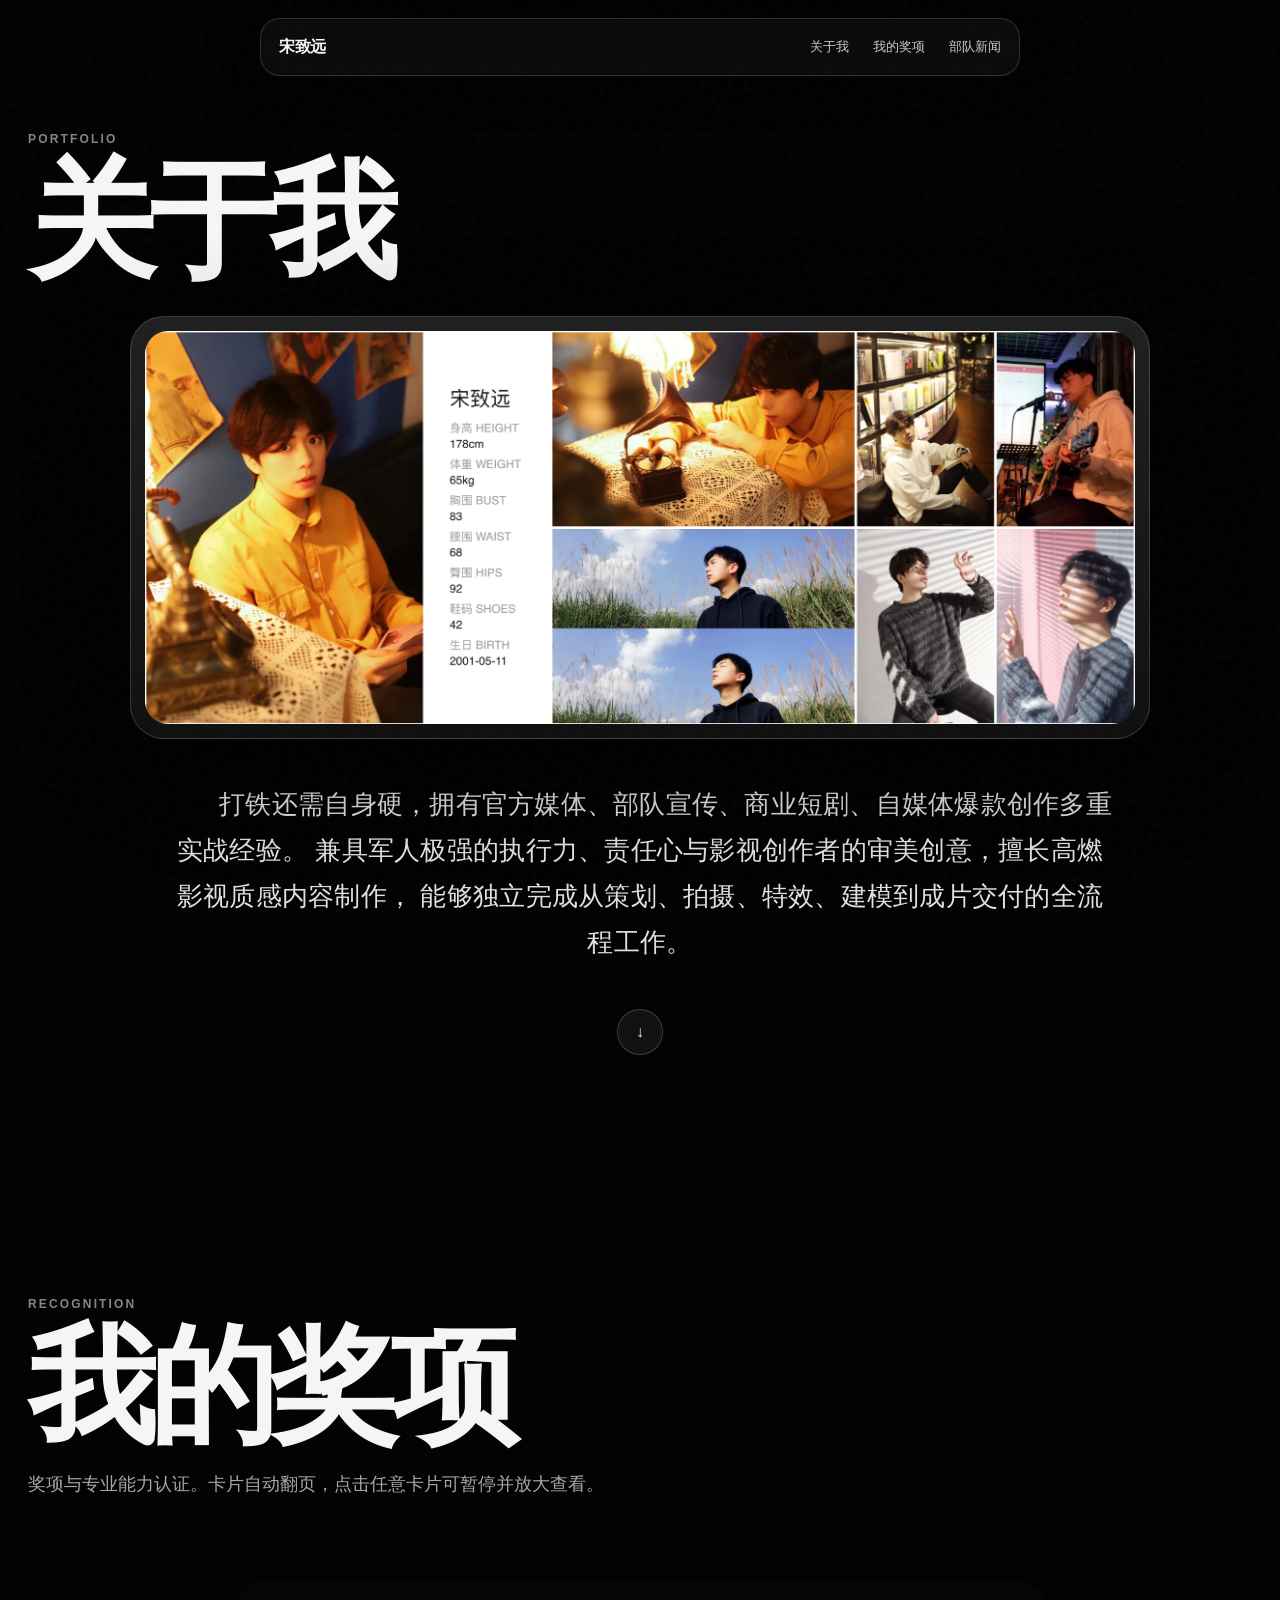
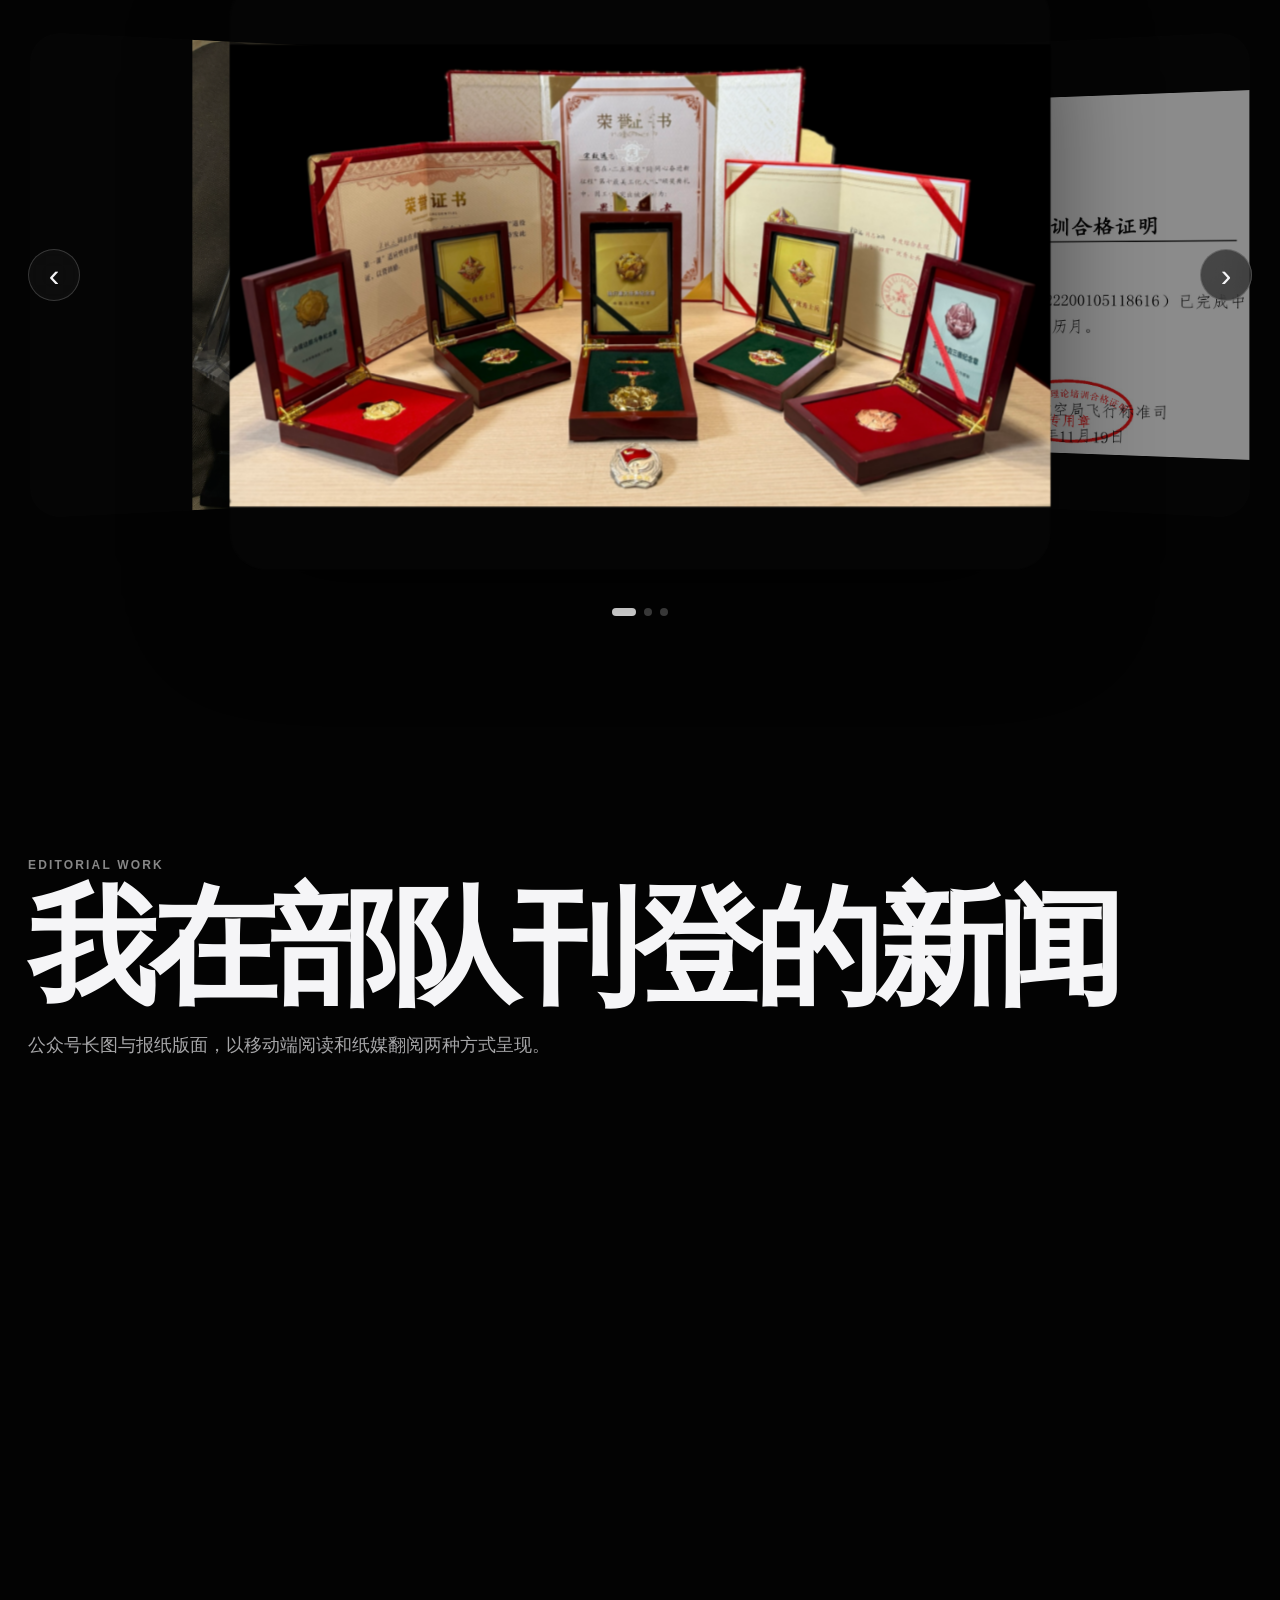
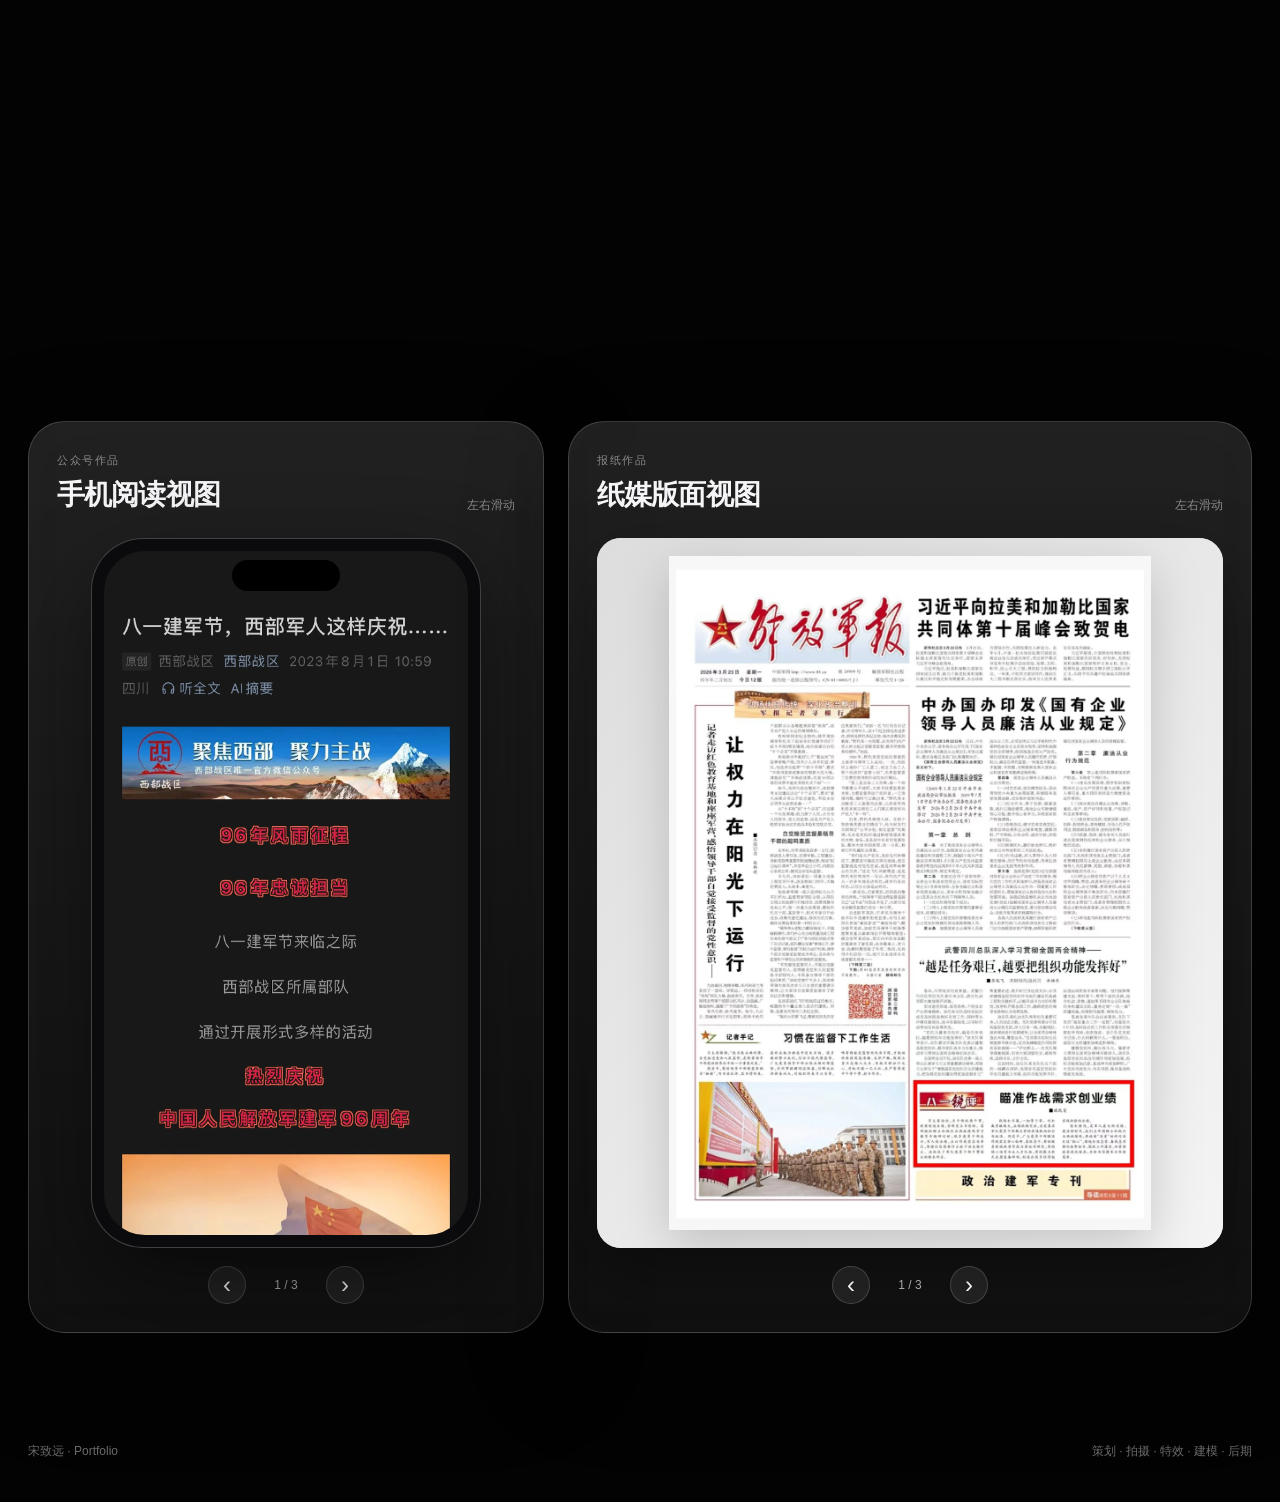
<file: portfolio/index.html>
<!doctype html>
<html lang="zh-CN">
<head>
  <meta charset="utf-8" />
  <meta name="viewport" content="width=device-width,initial-scale=1,viewport-fit=cover" />
  <meta name="theme-color" content="#050505" />
  <title>宋致远 · 个人作品集</title>
  <link rel="stylesheet" href="style.css" />
</head>
<body>
  <video id="bgVideo" class="bg-video" autoplay muted loop playsinline preload="auto">
    <source src="../assets/ambient-loop.mp4" type="video/mp4" />
  </video>
  <div class="bg-shade"></div>
  <div class="grain"></div>

  <header class="nav-shell">
    <nav class="nav">
      <a class="brand" href="#about">宋致远</a>
      <div class="nav-links">
        <a href="#about">关于我</a>
        <a href="#awards">我的奖项</a>
        <a href="#news">部队新闻</a>
      </div>
    </nav>
  </header>

  <main>
    <section class="page hero" id="about">
      <div class="section-kicker">Portfolio</div>
      <h1>关于我</h1>
      <div class="about-card glass reveal">
        <img src="assets/about.webp" alt="宋致远个人模卡" />
      </div>
      <p class="intro reveal intro-indent">
        打铁还需自身硬，拥有官方媒体、部队宣传、商业短剧、自媒体爆款创作多重实战经验。
        兼具军人极强的执行力、责任心与影视创作者的审美创意，擅长高燃影视质感内容制作，
        能够独立完成从策划、拍摄、特效、建模到成片交付的全流程工作。
      </p>
      <a class="scroll-hint" href="#awards" aria-label="前往我的奖项">↓</a>
    </section>

    <section class="page" id="awards">
      <div class="section-kicker">Recognition</div>
      <h2>我的奖项</h2>
      <p class="section-subtitle">奖项与专业能力认证。卡片自动翻页，点击任意卡片可暂停并放大查看。</p>

      <div class="award-stage reveal">
        <button class="arrow prev" id="awardPrev" aria-label="上一张">‹</button>
        <div class="award-carousel" id="awardCarousel" aria-live="polite">
          <button class="award-card" data-index="0">
            <img src="assets/award1.jpg" alt="奖项展示一" />
          </button>
          <button class="award-card" data-index="1">
            <img src="assets/award2.jpg" alt="奖项展示二" />
          </button>
          <button class="award-card" data-index="2">
            <img src="assets/award3.jpg" alt="奖项展示三" />
          </button>
        </div>
        <button class="arrow next" id="awardNext" aria-label="下一张">›</button>
      </div>
      <div class="dots" id="awardDots" aria-label="奖项页码"></div>
    </section>

    <section class="page news-page" id="news">
      <div class="section-kicker">Editorial Work</div>
      <h2>我在部队刊登的新闻</h2>
      <p class="section-subtitle">公众号长图与报纸版面，以移动端阅读和纸媒翻阅两种方式呈现。</p>

      <div class="news-grid">
        <article class="showcase glass reveal tv-showcase">
          <div class="showcase-head">
            <div>
              <span class="mini-label">电视新闻作品</span>
              <h3>电视屏幕视图</h3>
            </div>
            <span class="gesture">左右滑动</span>
          </div>

          <div class="tv-shell">
            <div class="tv-bezel">
              <div class="tv-screen">
                <div class="tv-track slider-track" id="tvTrack">
                  <div class="slide"><img src="assets/tv1.webp" alt="电视新闻作品一"></div>
                  <div class="slide"><img src="assets/tv2.webp" alt="电视新闻作品二"></div>
                  <div class="slide"><img src="assets/tv3.webp" alt="电视新闻作品三"></div>
                </div>
              </div>
              <div class="tv-status"></div>
            </div>
            <div class="tv-stand"></div>
          </div>

          <div class="slider-controls">
            <button data-slider="tv" data-dir="-1" aria-label="电视新闻上一张">‹</button>
            <span id="tvCounter" class="page-counter" aria-live="polite">1 / 3</span>
            <button data-slider="tv" data-dir="1" aria-label="电视新闻下一张">›</button>
          </div>
        </article>

<article class="showcase glass reveal">
          <div class="showcase-head">
            <div>
              <span class="mini-label">公众号作品</span>
              <h3>手机阅读视图</h3>
            </div>
            <span class="gesture">左右滑动</span>
          </div>

          <div class="phone-wrap">
            <div class="phone">
              <div class="phone-island"></div>
              <div class="phone-screen">
                <div class="mobile-track slider-track" id="wechatTrack">
                  <div class="slide"><img src="assets/wechat-full-1.webp" alt="公众号作品一"></div>
                  <div class="slide"><img src="assets/wechat-full-2.webp" alt="公众号作品二"></div>
                  <div class="slide"><img src="assets/wechat-full-3.webp" alt="公众号作品三"></div>
                </div>
              </div>
            </div>
            <div class="slider-controls">
              <button data-slider="wechat" data-dir="-1" aria-label="公众号上一张">‹</button>
              <span id="wechatCounter">1 / 3</span>
              <button data-slider="wechat" data-dir="1" aria-label="公众号下一张">›</button>
            </div>
          </div>
        </article>

        <article class="showcase glass reveal">
          <div class="showcase-head">
            <div>
              <span class="mini-label">报纸作品</span>
              <h3>纸媒版面视图</h3>
            </div>
            <span class="gesture">左右滑动</span>
          </div>

          <div class="paper-frame">
            <div class="paper-track slider-track" id="paperTrack">
              <div class="slide"><img src="assets/paper1.webp" alt="报纸作品一"></div>
              <div class="slide"><img src="assets/paper2.webp" alt="报纸作品二"></div>
              <div class="slide"><img src="assets/paper3.webp" alt="报纸作品三"></div>
            </div>
          </div>
          <div class="slider-controls">
            <button data-slider="paper" data-dir="-1" aria-label="报纸上一张">‹</button>
            <span id="paperCounter">1 / 3</span>
            <button data-slider="paper" data-dir="1" aria-label="报纸下一张">›</button>
          </div>
        </article>
      </div>
    </section>
  </main>

  <div class="lightbox" id="lightbox" aria-hidden="true">
    <button class="close" id="lightboxClose" aria-label="关闭">×</button>
    <img id="lightboxImage" alt="放大奖项图片" />
    <div class="lightbox-tip">点击关闭后继续自动播放</div>
  </div>

  <footer>
    <span>宋致远 · Portfolio</span>
    <span>策划 · 拍摄 · 特效 · 建模 · 后期</span>
  </footer>

  <script src="script.js"></script>
</body>
</html>
</file>
<file: portfolio/style.css>
:root{
  --bg:#030303;
  --fg:#f5f5f7;
  --muted:rgba(245,245,247,.68);
  --line:rgba(255,255,255,.14);
  --glass:rgba(18,18,20,.52);
  --shadow:0 30px 100px rgba(0,0,0,.45);
}
*{box-sizing:border-box}
html{scroll-behavior:smooth}
body{
  margin:0;background:var(--bg);color:var(--fg);
  font-family:-apple-system,BlinkMacSystemFont,"SF Pro Display","PingFang SC","Microsoft YaHei",Arial,sans-serif;
  -webkit-font-smoothing:antialiased;
}
button,a{font:inherit}
a{color:inherit;text-decoration:none}
button{color:inherit}
.bg-video{
  position:fixed;inset:0;width:100%;height:100%;object-fit:cover;z-index:-4;
  filter:saturate(.9) contrast(1.03) brightness(.62);
}
.bg-shade{
  position:fixed;inset:0;z-index:-3;
  background:
    radial-gradient(circle at 50% 20%,rgba(0,0,0,.12),rgba(0,0,0,.7) 76%),
    linear-gradient(to bottom,rgba(0,0,0,.28),rgba(0,0,0,.72));
}
.grain{
  position:fixed;inset:0;pointer-events:none;z-index:-2;opacity:.12;
  background-image:url("data:image/svg+xml,%3Csvg viewBox='0 0 180 180' xmlns='http://www.w3.org/2000/svg'%3E%3Cfilter id='n'%3E%3CfeTurbulence type='fractalNoise' baseFrequency='.9' numOctaves='3' stitchTiles='stitch'/%3E%3C/filter%3E%3Crect width='100%25' height='100%25' filter='url(%23n)' opacity='.28'/%3E%3C/svg%3E");
}
.nav-shell{position:fixed;top:18px;left:0;right:0;z-index:50;display:flex;justify-content:center;padding:0 16px}
.nav{
  width:min(760px,100%);height:58px;padding:0 18px;display:flex;align-items:center;justify-content:space-between;
  background:rgba(20,20,22,.55);border:1px solid rgba(255,255,255,.15);border-radius:20px;
  backdrop-filter:blur(24px) saturate(160%);-webkit-backdrop-filter:blur(24px) saturate(160%);
  box-shadow:0 12px 40px rgba(0,0,0,.28)
}
.brand{font-weight:700;letter-spacing:-.02em}
.nav-links{display:flex;gap:24px;font-size:13px;color:rgba(255,255,255,.78)}
.nav-links a:hover{color:#fff}
.page{
  width:min(1320px,100%);min-height:100vh;margin:0 auto;padding:132px 28px 110px;
  display:flex;flex-direction:column;justify-content:center
}
.section-kicker{
  text-transform:uppercase;letter-spacing:.18em;font-size:12px;font-weight:700;color:rgba(255,255,255,.52);
  margin-bottom:16px
}
h1,h2{
  margin:0 0 36px;letter-spacing:-.055em;line-height:.92;font-size:clamp(64px,10vw,148px);font-weight:700
}
.section-subtitle{max-width:680px;margin:-12px 0 50px;color:var(--muted);font-size:18px;line-height:1.75}
.glass{
  background:linear-gradient(180deg,rgba(255,255,255,.12),rgba(255,255,255,.06));
  border:1px solid rgba(255,255,255,.16);backdrop-filter:blur(30px) saturate(140%);
  -webkit-backdrop-filter:blur(30px) saturate(140%);box-shadow:var(--shadow)
}
.about-card{
  align-self:center;width:min(1020px,94vw);padding:14px;border-radius:34px;overflow:hidden
}
.about-card img{display:block;width:100%;height:auto;border-radius:23px}
.intro{
  align-self:center;max-width:950px;margin:42px auto 0;text-align:center;color:rgba(255,255,255,.88);
  font-size:clamp(18px,2vw,26px);line-height:1.8;letter-spacing:.01em
}
.scroll-hint{
  align-self:center;margin-top:44px;width:46px;height:46px;display:grid;place-items:center;
  border:1px solid rgba(255,255,255,.18);border-radius:50%;background:rgba(255,255,255,.06)
}
.award-stage{
  position:relative;min-height:650px;display:grid;place-items:center;perspective:1600px
}
.award-carousel{position:relative;width:min(1000px,88vw);height:600px;transform-style:preserve-3d}
.award-card{
  position:absolute;inset:0;margin:auto;width:min(780px,76vw);height:560px;padding:0;border:0;background:transparent;
  border-radius:34px;overflow:hidden;cursor:zoom-in;transition:transform .75s cubic-bezier(.2,.8,.2,1),opacity .65s,filter .65s;
  box-shadow:0 40px 100px rgba(0,0,0,.48)
}
.award-card img{width:100%;height:100%;object-fit:contain;background:rgba(8,8,8,.72);display:block}
.award-card[data-pos="0"]{transform:translateX(0) translateZ(80px) rotateY(0);opacity:1;z-index:3;filter:none}
.award-card[data-pos="-1"]{transform:translateX(-37%) translateZ(-100px) rotateY(20deg) scale(.86);opacity:.54;z-index:2;filter:blur(.3px)}
.award-card[data-pos="1"]{transform:translateX(37%) translateZ(-100px) rotateY(-20deg) scale(.86);opacity:.54;z-index:2;filter:blur(.3px)}
.arrow{
  position:absolute;z-index:8;width:52px;height:52px;border:1px solid rgba(255,255,255,.18);border-radius:50%;
  background:rgba(20,20,20,.58);backdrop-filter:blur(14px);cursor:pointer;font-size:32px;display:grid;place-items:center
}
.arrow:hover{background:rgba(255,255,255,.16)}
.arrow.prev{left:0}.arrow.next{right:0}
.dots{display:flex;justify-content:center;gap:8px;margin-top:8px}
.dots button{width:8px;height:8px;padding:0;border:0;border-radius:50%;background:rgba(255,255,255,.28);cursor:pointer}
.dots button.active{width:24px;border-radius:999px;background:#fff}
.news-grid{display:grid;grid-template-columns:.86fr 1.14fr;gap:24px;align-items:stretch}
.showcase{border-radius:36px;padding:28px;overflow:hidden}
.showcase-head{display:flex;justify-content:space-between;align-items:end;gap:20px;margin-bottom:24px}
.mini-label{font-size:11px;text-transform:uppercase;letter-spacing:.14em;color:rgba(255,255,255,.48)}
.showcase h3{font-size:28px;margin:8px 0 0;letter-spacing:-.03em}
.gesture{font-size:12px;color:rgba(255,255,255,.48)}
.phone-wrap{display:flex;flex-direction:column;align-items:center}
.phone{
  position:relative;width:min(390px,80vw);height:710px;background:#0b0b0d;border:1px solid rgba(255,255,255,.22);
  border-radius:52px;padding:12px;box-shadow:0 36px 90px rgba(0,0,0,.46)
}
.phone-island{position:absolute;top:21px;left:50%;transform:translateX(-50%);width:108px;height:31px;background:#000;border-radius:999px;z-index:5}
.phone-screen{width:100%;height:100%;border-radius:41px;overflow:hidden;background:#111;touch-action:pan-y}
.mobile-track,.paper-track{display:flex;height:100%;transition:transform .55s cubic-bezier(.2,.8,.2,1)}
.slide{min-width:100%;height:100%;display:flex;justify-content:center;align-items:flex-start;overflow:auto;scrollbar-width:none}
.slide::-webkit-scrollbar{display:none}
.mobile-track .slide{background:#111}
.mobile-track img{width:100%;height:auto;display:block}
.paper-frame{
  width:100%;height:710px;border-radius:24px;overflow:hidden;background:#ececec;box-shadow:0 28px 70px rgba(0,0,0,.35);
  touch-action:pan-y
}
.paper-track .slide{align-items:center;padding:18px;background:linear-gradient(135deg,#ddd,#f4f4f4)}
.paper-track img{width:100%;height:100%;object-fit:contain;display:block;filter:drop-shadow(0 16px 25px rgba(0,0,0,.18))}
.slider-controls{display:flex;justify-content:center;align-items:center;gap:14px;margin-top:18px}
.slider-controls button{
  width:38px;height:38px;border-radius:50%;border:1px solid rgba(255,255,255,.16);background:rgba(255,255,255,.07);cursor:pointer;font-size:24px
}
.slider-controls span{min-width:52px;text-align:center;font-size:12px;color:var(--muted)}
.lightbox{
  position:fixed;inset:0;z-index:100;display:none;align-items:center;justify-content:center;padding:34px;
  background:rgba(0,0,0,.82);backdrop-filter:blur(18px)
}
.lightbox.open{display:flex}
.lightbox img{max-width:94vw;max-height:88vh;object-fit:contain;border-radius:22px;box-shadow:0 30px 120px rgba(0,0,0,.72)}
.close{position:absolute;top:26px;right:30px;width:48px;height:48px;border:1px solid rgba(255,255,255,.22);border-radius:50%;background:rgba(255,255,255,.08);font-size:30px;cursor:pointer}
.lightbox-tip{position:absolute;bottom:22px;color:rgba(255,255,255,.62);font-size:12px}
footer{
  width:min(1320px,100%);margin:0 auto;padding:0 28px 42px;display:flex;justify-content:space-between;
  color:rgba(255,255,255,.42);font-size:12px
}
.reveal{opacity:0;transform:translateY(28px);transition:opacity .85s ease,transform .85s ease}
.reveal.visible{opacity:1;transform:none}
@media(max-width:900px){
  .page{padding:118px 18px 84px}
  .nav-links{gap:14px}.nav-links a{font-size:12px}
  .news-grid{grid-template-columns:1fr}
  .award-stage{min-height:520px}.award-carousel{height:490px}.award-card{height:450px;width:min(680px,78vw)}
  .arrow.prev{left:2px}.arrow.next{right:2px}
  .paper-frame{height:620px}
}
@media(max-width:600px){
  .nav-links a:nth-child(2){display:none}
  h1,h2{font-size:clamp(54px,18vw,88px)}
  .about-card{width:100%;padding:8px;border-radius:24px}
  .intro{font-size:17px;text-align:left}
  .award-stage{min-height:430px}.award-carousel{height:400px}.award-card{height:370px;width:82vw}
  .award-card[data-pos="-1"]{transform:translateX(-22%) scale(.86);opacity:.28}
  .award-card[data-pos="1"]{transform:translateX(22%) scale(.86);opacity:.28}
  .arrow{width:44px;height:44px}
  .showcase{padding:18px;border-radius:28px}
  .phone{height:640px}
  .paper-frame{height:540px}
  footer{flex-direction:column;gap:8px}
}
@media (prefers-reduced-motion:reduce){
  *{scroll-behavior:auto!important;transition:none!important}
  .bg-video{display:none}
  body{background:#050505}
}


.tv-showcase{
  width:min(1120px,100%);
  margin:72px auto 0;
  padding:28px;
  border-radius:36px;
}
.tv-shell{
  position:relative;
  width:min(980px,100%);
  margin:8px auto 0;
  padding-bottom:46px;
}
.tv-bezel{
  position:relative;
  background:linear-gradient(145deg,#191a1d,#070708);
  border:1px solid rgba(255,255,255,.2);
  border-radius:34px;
  padding:16px 16px 22px;
  box-shadow:
    0 42px 110px rgba(0,0,0,.58),
    inset 0 1px 0 rgba(255,255,255,.08);
}
.tv-screen{
  width:100%;
  aspect-ratio:16/9;
  overflow:hidden;
  border-radius:22px;
  background:#000;
  border:1px solid rgba(255,255,255,.08);
  touch-action:pan-y;
}
.tv-track{
  display:flex;
  height:100%;
  transition:transform .55s cubic-bezier(.2,.8,.2,1);
}
.tv-track .slide{
  min-width:100%;
  height:100%;
  overflow:hidden;
  display:flex;
  align-items:center;
  justify-content:center;
  background:#000;
}
.tv-track img{
  width:100%;
  height:100%;
  object-fit:cover;
  display:block;
}
.tv-chin{
  height:18px;
  display:flex;
  align-items:flex-end;
  justify-content:center;
}
.tv-dot{
  width:5px;
  height:5px;
  margin-top:9px;
  border-radius:50%;
  background:rgba(255,255,255,.38);
  box-shadow:0 0 10px rgba(255,255,255,.3);
}
.tv-stand{
  position:absolute;
  left:50%;
  bottom:2px;
  transform:translateX(-50%);
  width:31%;
  height:38px;
  border-radius:0 0 30px 30px;
  background:linear-gradient(180deg,#1a1b1e,#09090a);
  clip-path:polygon(37% 0,63% 0,70% 72%,94% 88%,94% 100%,6% 100%,6% 88%,30% 72%);
  filter:drop-shadow(0 18px 22px rgba(0,0,0,.42));
}
@media(max-width:600px){
  .tv-showcase{padding:18px;margin-top:54px;border-radius:28px}
  .tv-bezel{padding:9px 9px 14px;border-radius:22px}
  .tv-screen{border-radius:14px}
  .tv-shell{padding-bottom:34px}
  .tv-stand{height:30px;width:40%}
}


/* TV news showcase */
.tv-showcase{grid-column:1/-1}
.tv-shell{display:flex;flex-direction:column;align-items:center;padding:8px 0 4px}
.tv-bezel{
  position:relative;
  width:min(1040px,92vw);
  aspect-ratio:16/9;
  padding:16px;
  border-radius:34px;
  background:
    linear-gradient(145deg,rgba(255,255,255,.16),rgba(255,255,255,.03)),
    #0a0a0b;
  border:1px solid rgba(255,255,255,.2);
  box-shadow:0 34px 90px rgba(0,0,0,.52), inset 0 0 0 1px rgba(255,255,255,.03);
}
.tv-screen{
  width:100%;
  height:100%;
  overflow:hidden;
  border-radius:23px;
  background:#050505;
  touch-action:pan-y;
  box-shadow:inset 0 0 55px rgba(0,0,0,.48);
}
.tv-track{display:flex;height:100%;transition:transform .55s cubic-bezier(.2,.8,.2,1)}
.tv-track .slide{align-items:center;justify-content:center;background:#050505;overflow:hidden}
.tv-track img{width:100%;height:100%;object-fit:contain;display:block;background:#000}
.tv-status{
  position:absolute;
  bottom:7px;right:24px;
  width:7px;height:7px;border-radius:50%;
  background:rgba(255,255,255,.28);
}
.tv-stand{
  width:170px;height:22px;margin-top:10px;
  border-radius:0 0 18px 18px;
  background:linear-gradient(180deg,#2b2b2d,#121214);
  box-shadow:0 14px 30px rgba(0,0,0,.28);
}
@media(max-width:700px){
  .tv-bezel{padding:9px;border-radius:23px}
  .tv-screen{border-radius:16px}
  .tv-stand{width:120px;height:16px}
}


/* pagination number feedback */
.page-counter{
  display:inline-block;
  min-width:52px;
  text-align:center;
  font-variant-numeric:tabular-nums;
  transition:transform .2s ease, opacity .2s ease;
}
.page-counter.counter-pop{
  animation:counterPop .28s ease;
}
@keyframes counterPop{
  0%{transform:translateY(5px);opacity:.45}
  100%{transform:translateY(0);opacity:1}
}

/* 关于我简介：首行空两个中文字符 */
.intro-indent{
  text-indent:2em;
}
</file>
